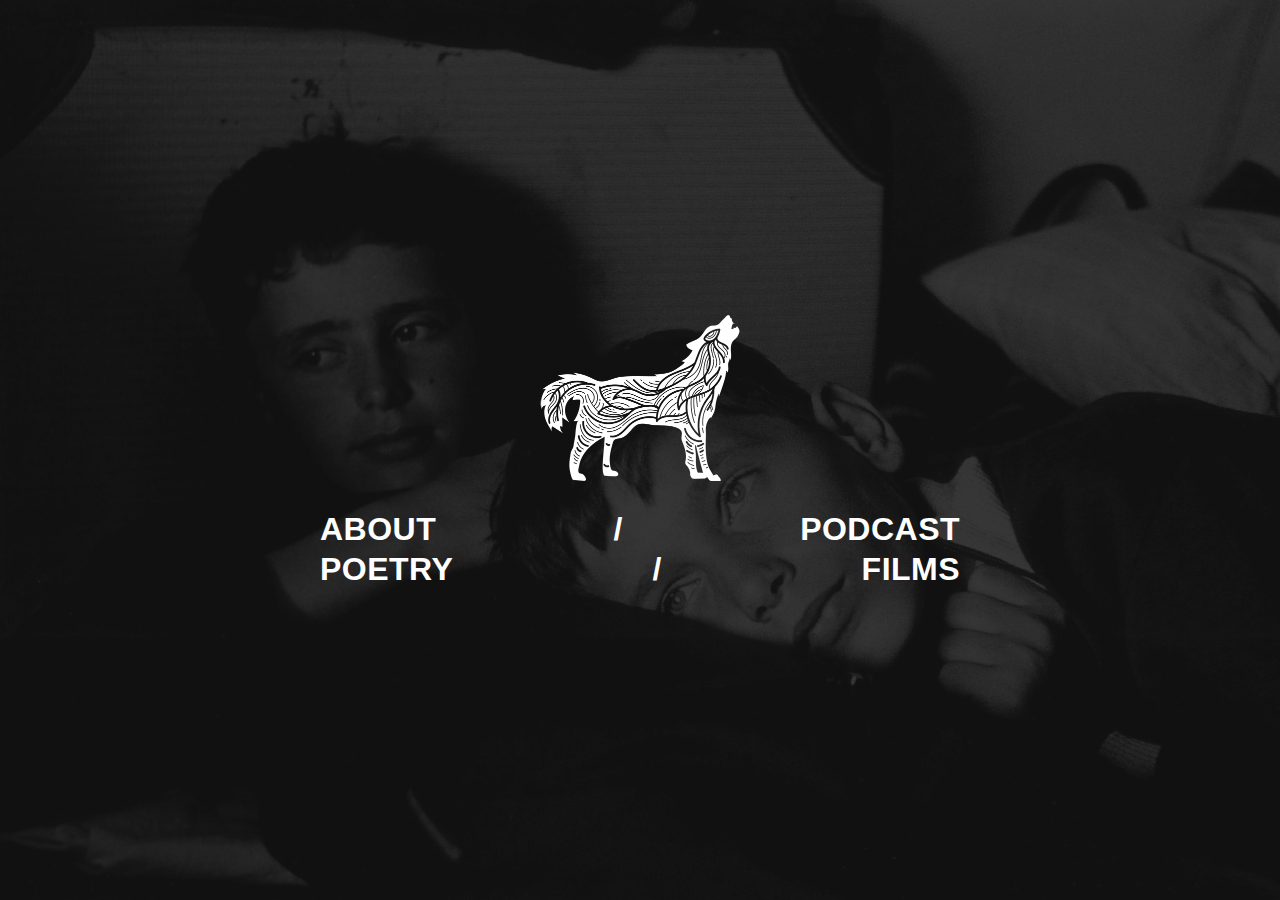
<file: index.html>
<html>

<head>
	
	<title>Breaking the Boy Code Podcast</title>
	<meta name="description" content="A podcast on the inner lives of boys.">
	<meta property="og:image" content="http://breakingtheboycode.com/img/logos/btbc-black-500-web.jpg" />
	
	<meta charset="utf-8">
	<meta name="viewport" content="width=device-width, initial-scale=1.0">
	
	<link rel="shortcut icon" type="image/x-icon" href="./img/favicon/favicon.ico">

    <link rel="stylesheet" href="assets/css/main.css" type="text/css">
    <link href="https://use.fontawesome.com/releases/v5.0.1/css/all.css" rel="stylesheet">
	<script>document.cookie='resolution='+Math.max(screen.width,screen.height)+'; path=/';</script>
	
	<!-- GOOGLE ANALYTICS -->
	<script async src="https://www.googletagmanager.com/gtag/js?id=UA-115799630-1"></script>
	<script>
  		window.dataLayer = window.dataLayer || [];
  		function gtag(){dataLayer.push(arguments);}
  		gtag('js', new Date());
  		gtag('config', 'UA-115799630-1');
	</script>

</head>

<body>

<!-- BACKGROUND -->
	
	<div style="height: 100%; background: url(img/photos/btbc-bg.jpg) no-repeat fixed center; background-size: cover;">
	<div style="background: rgba(21,21,21,0.8);">

<!-- TEXT -->
		
	<div class="center">
		<img src="img/logos/btbc-white-400-web.png" width="200" class="landing-logo">
		<h1 class="landing font-size-2rem white"><a href="./home">About</a> <span>/</span> <a href="./listen">Podcast</a></h1>
        <h1 class="landing font-size-2rem white"><a href="./poetry">Poetry</a> <span>/</span> <a href="./films">Films</a></h1>
	</div>

	</div>
	</div>

</body>
</html>
</file>
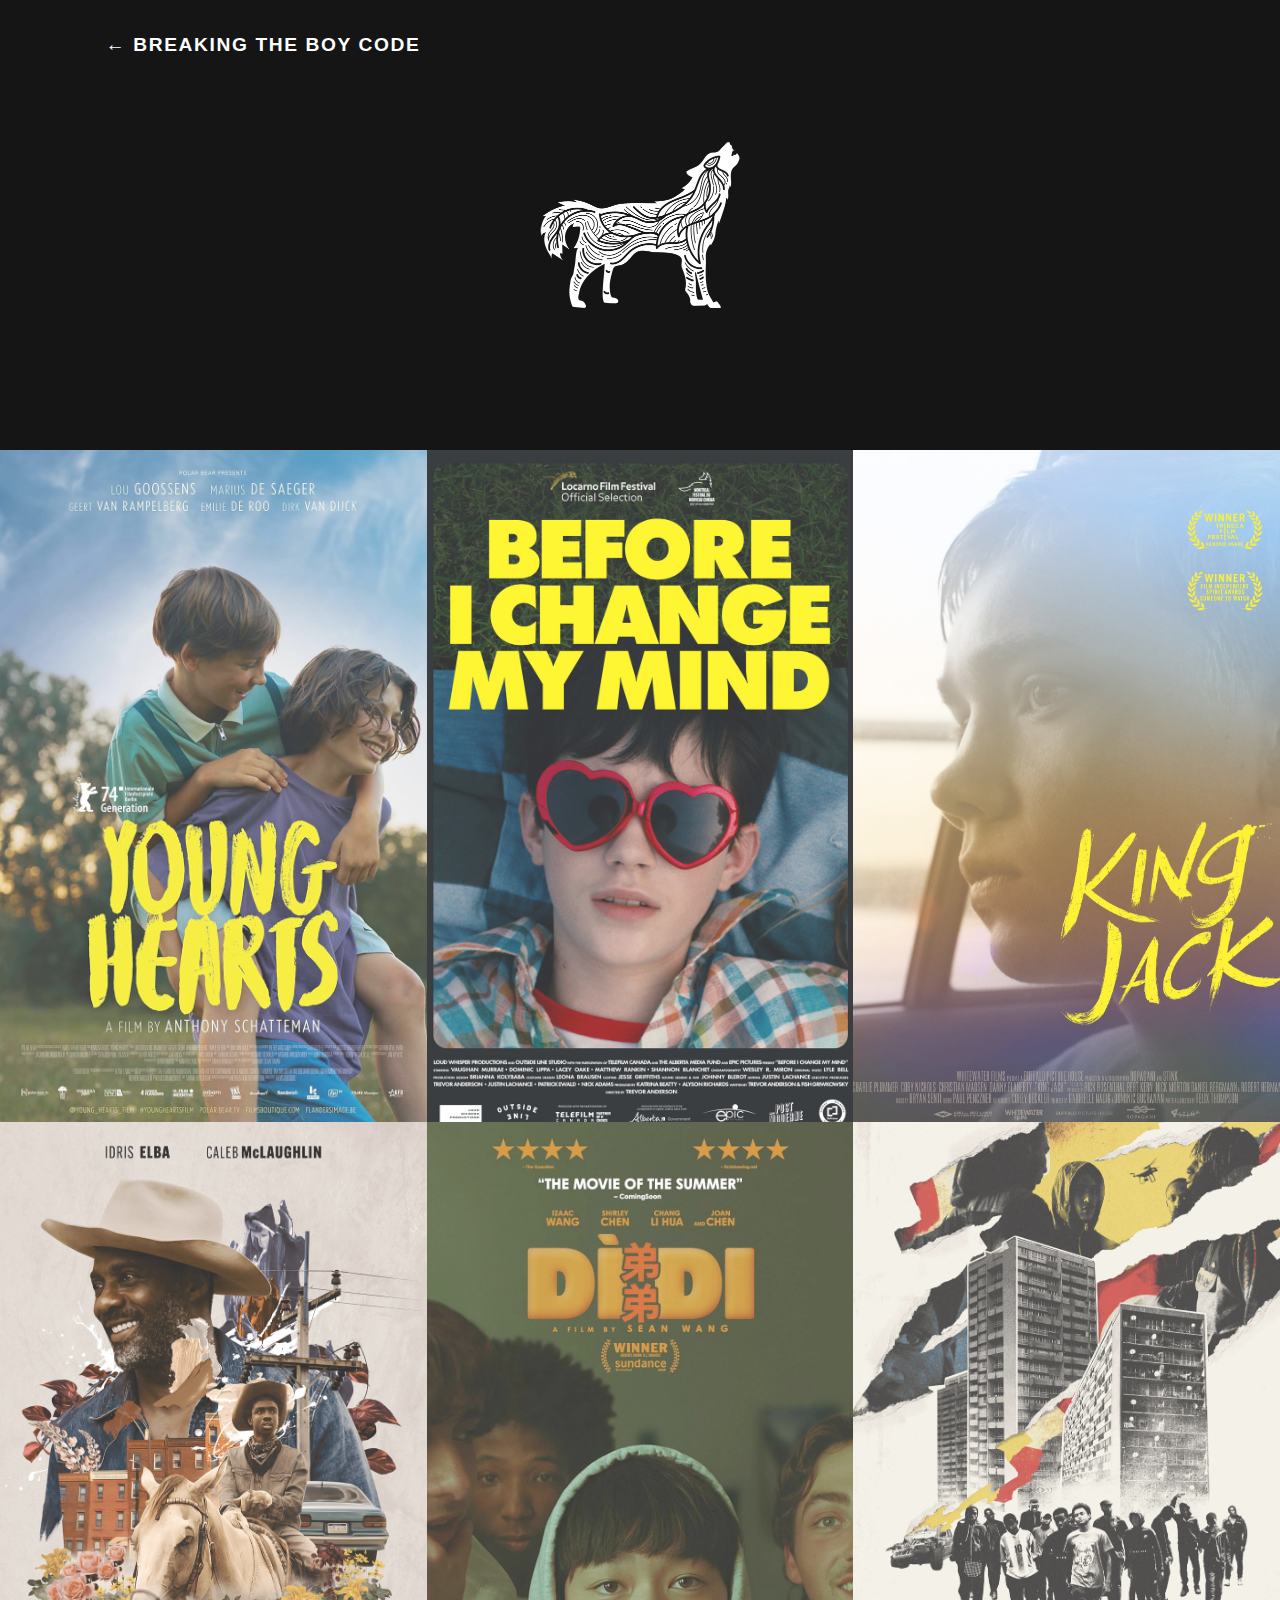
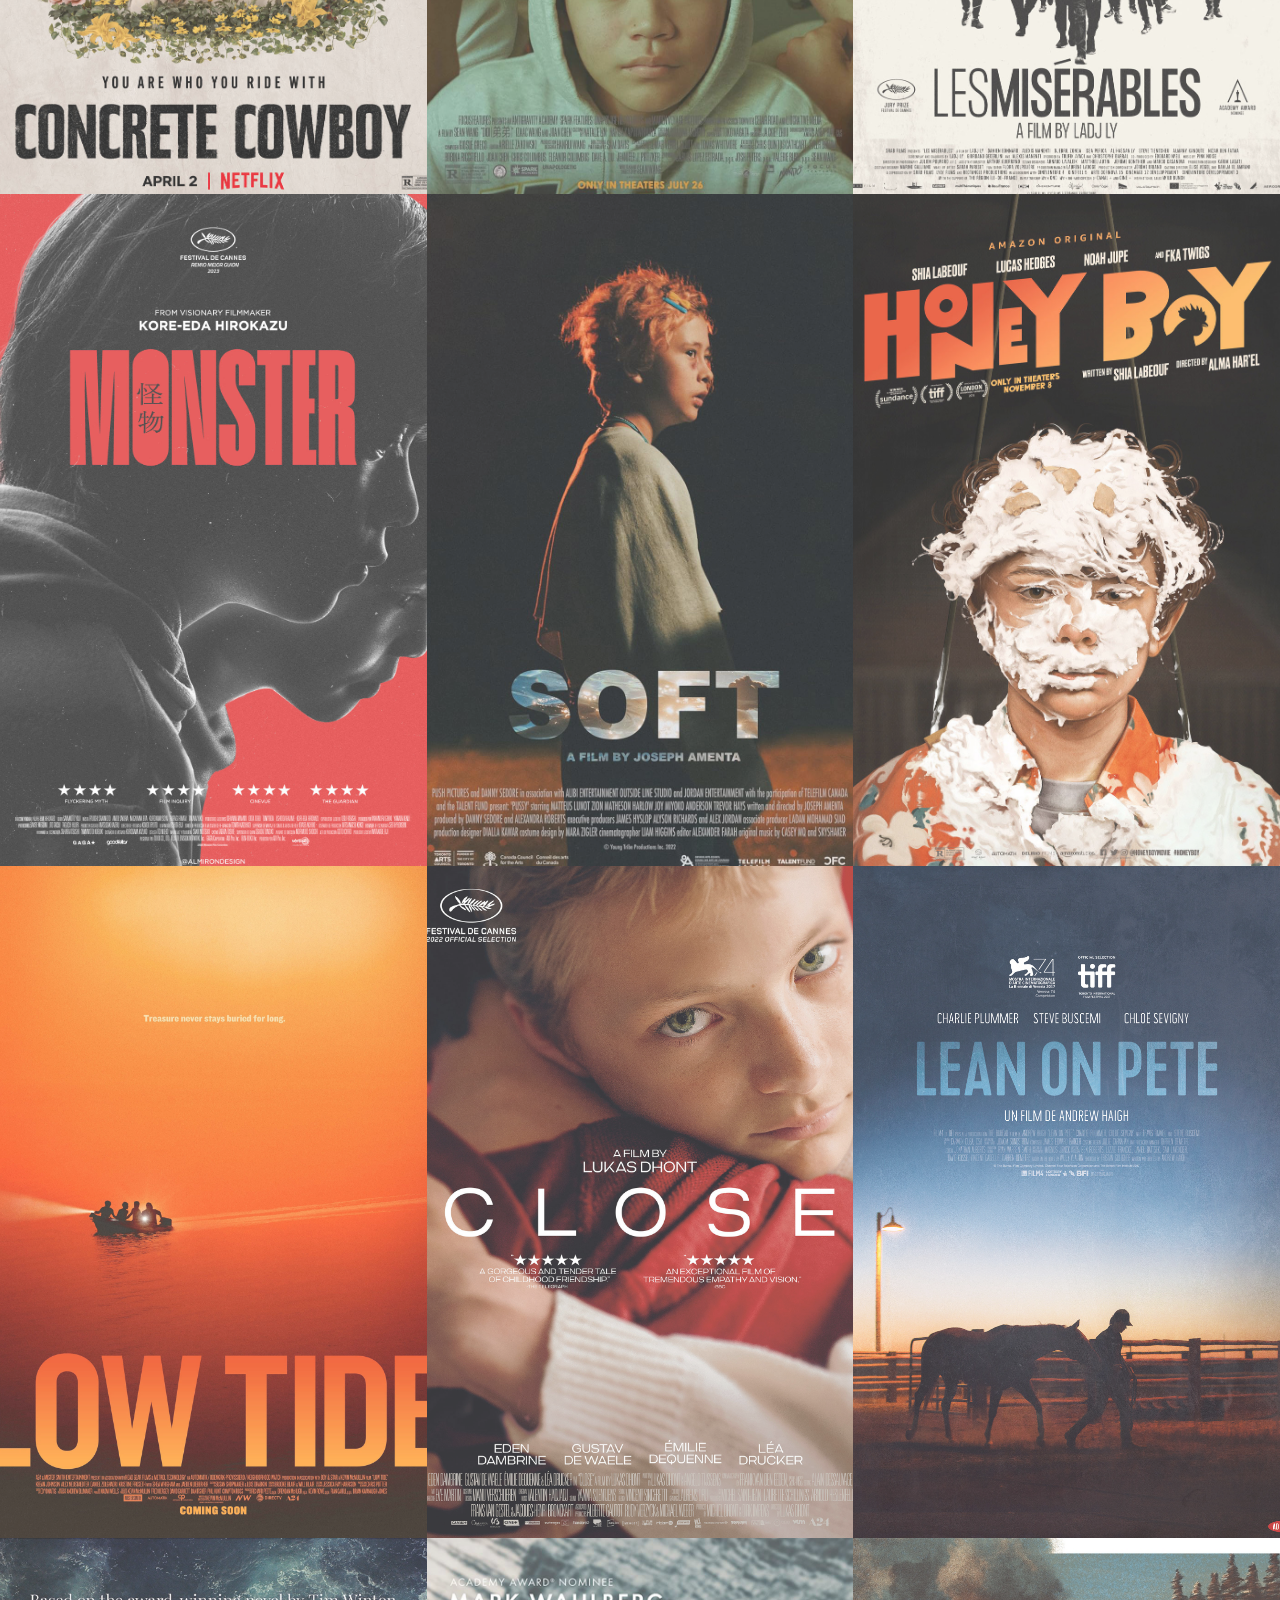
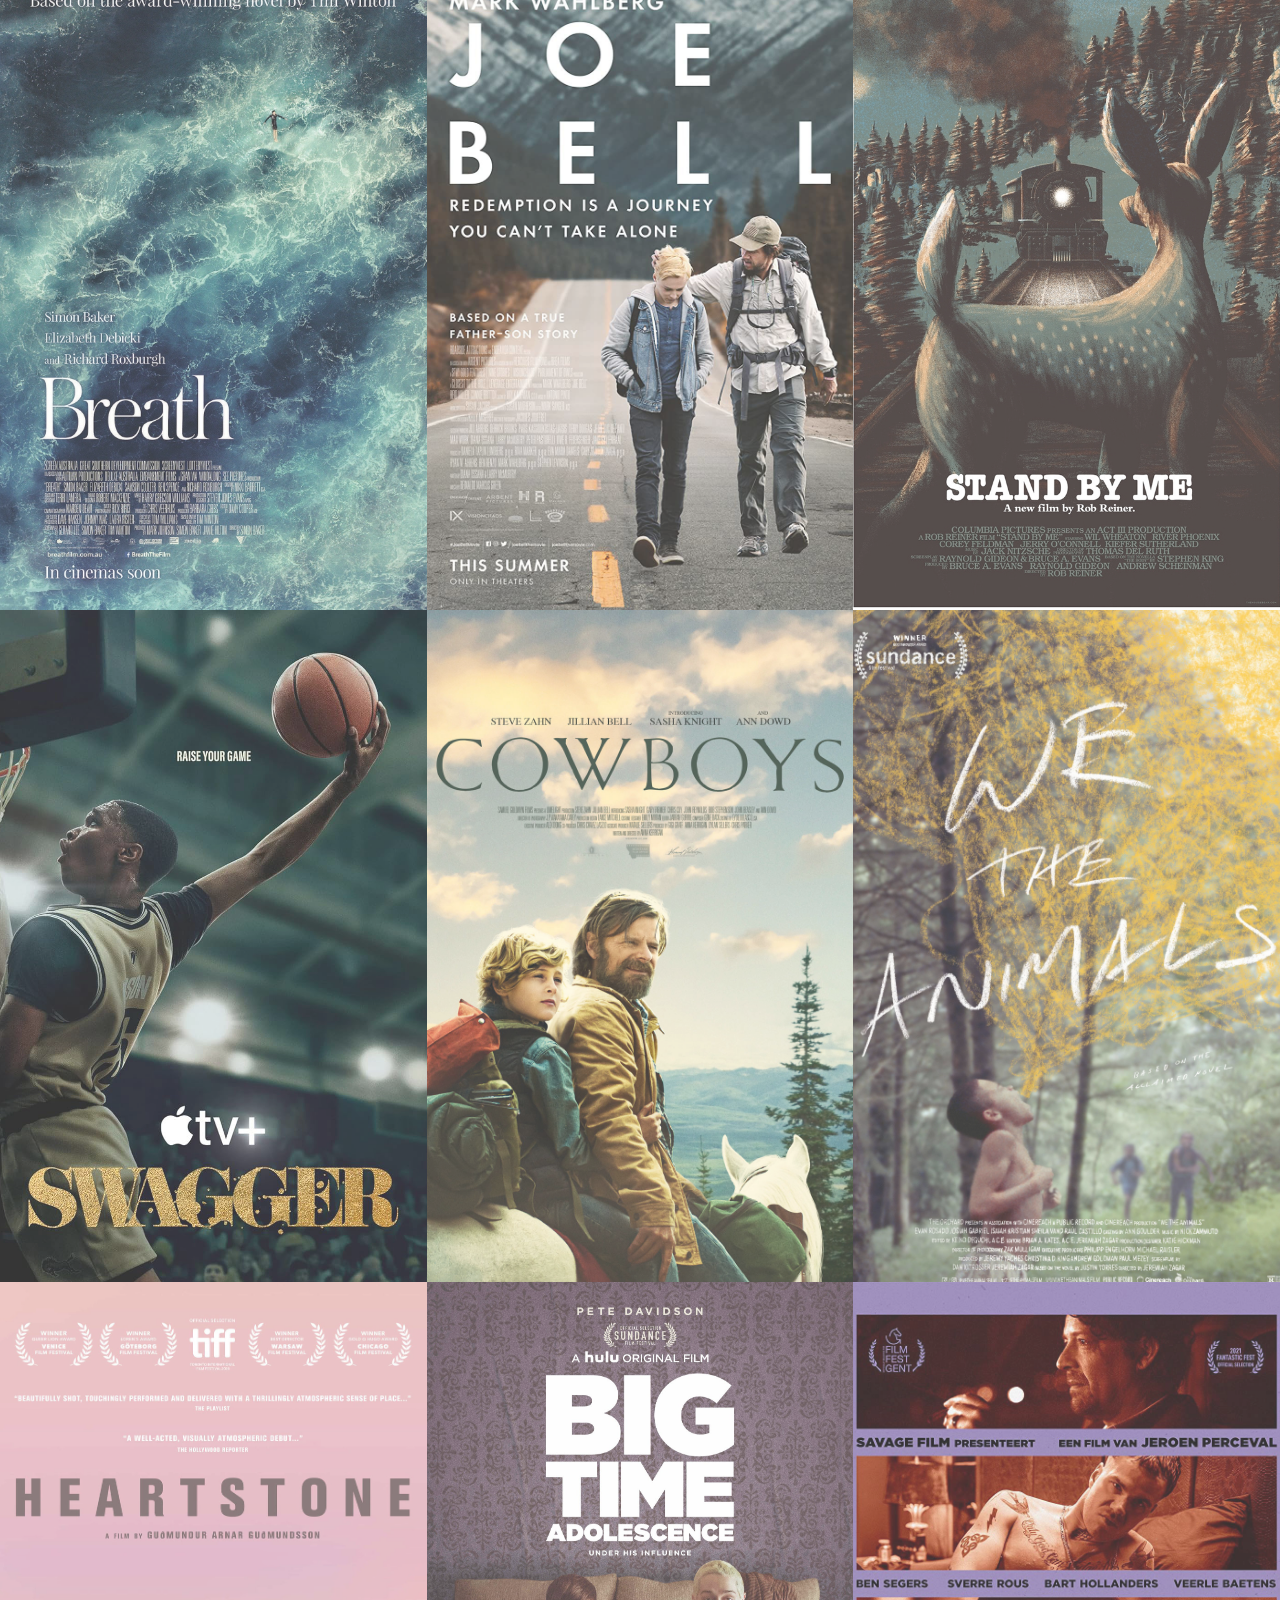
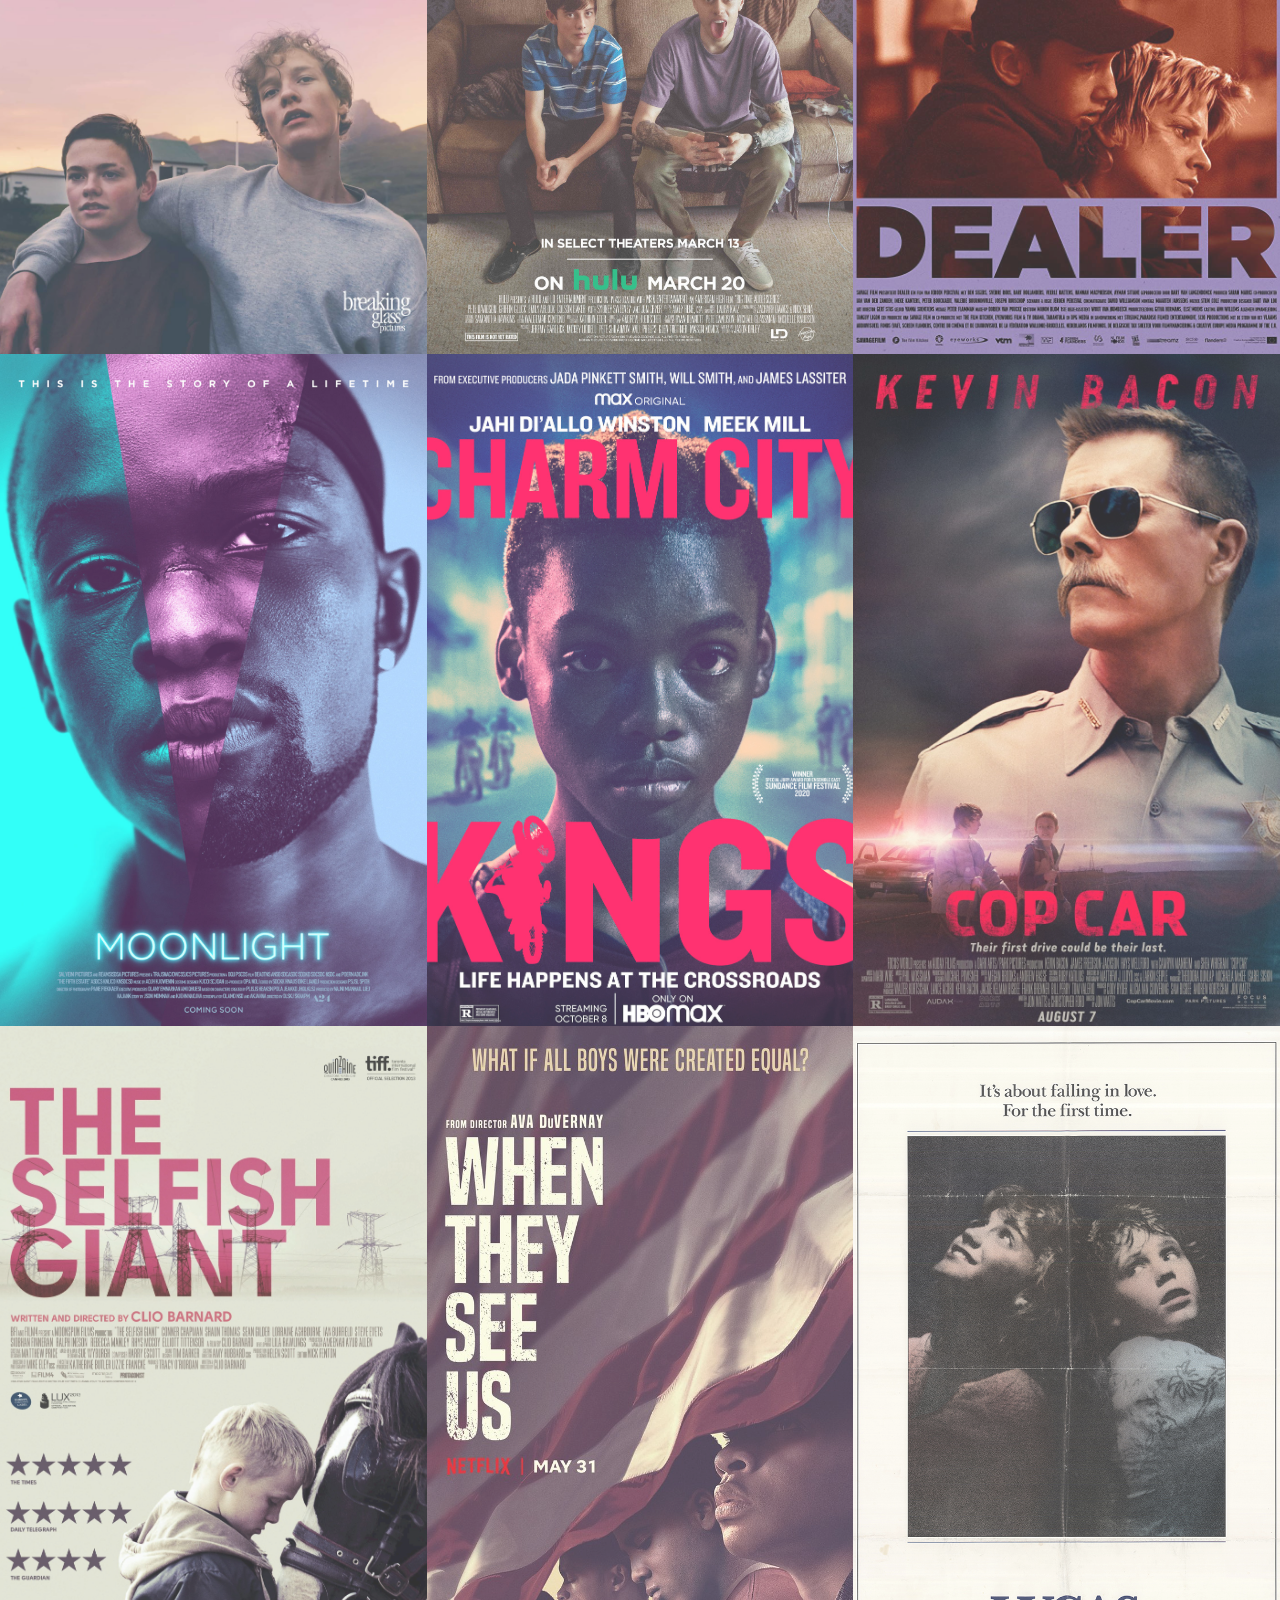
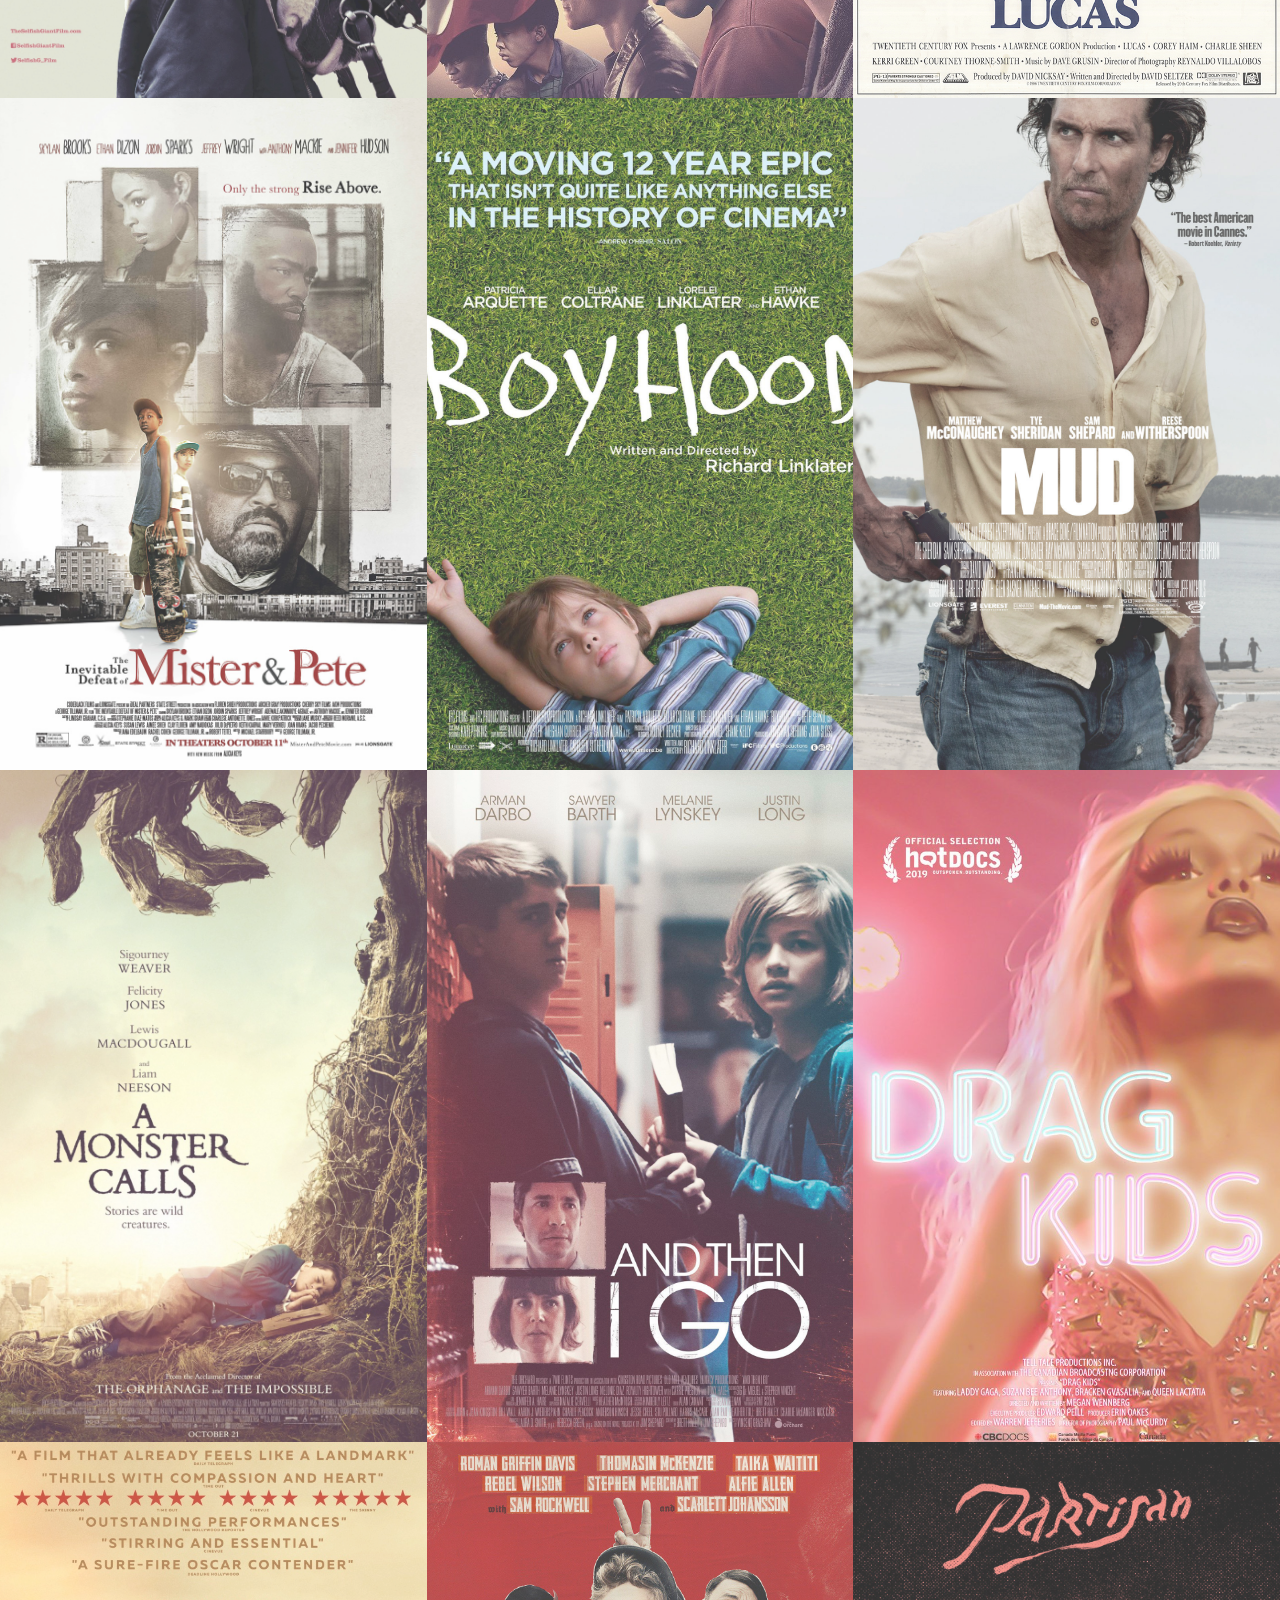
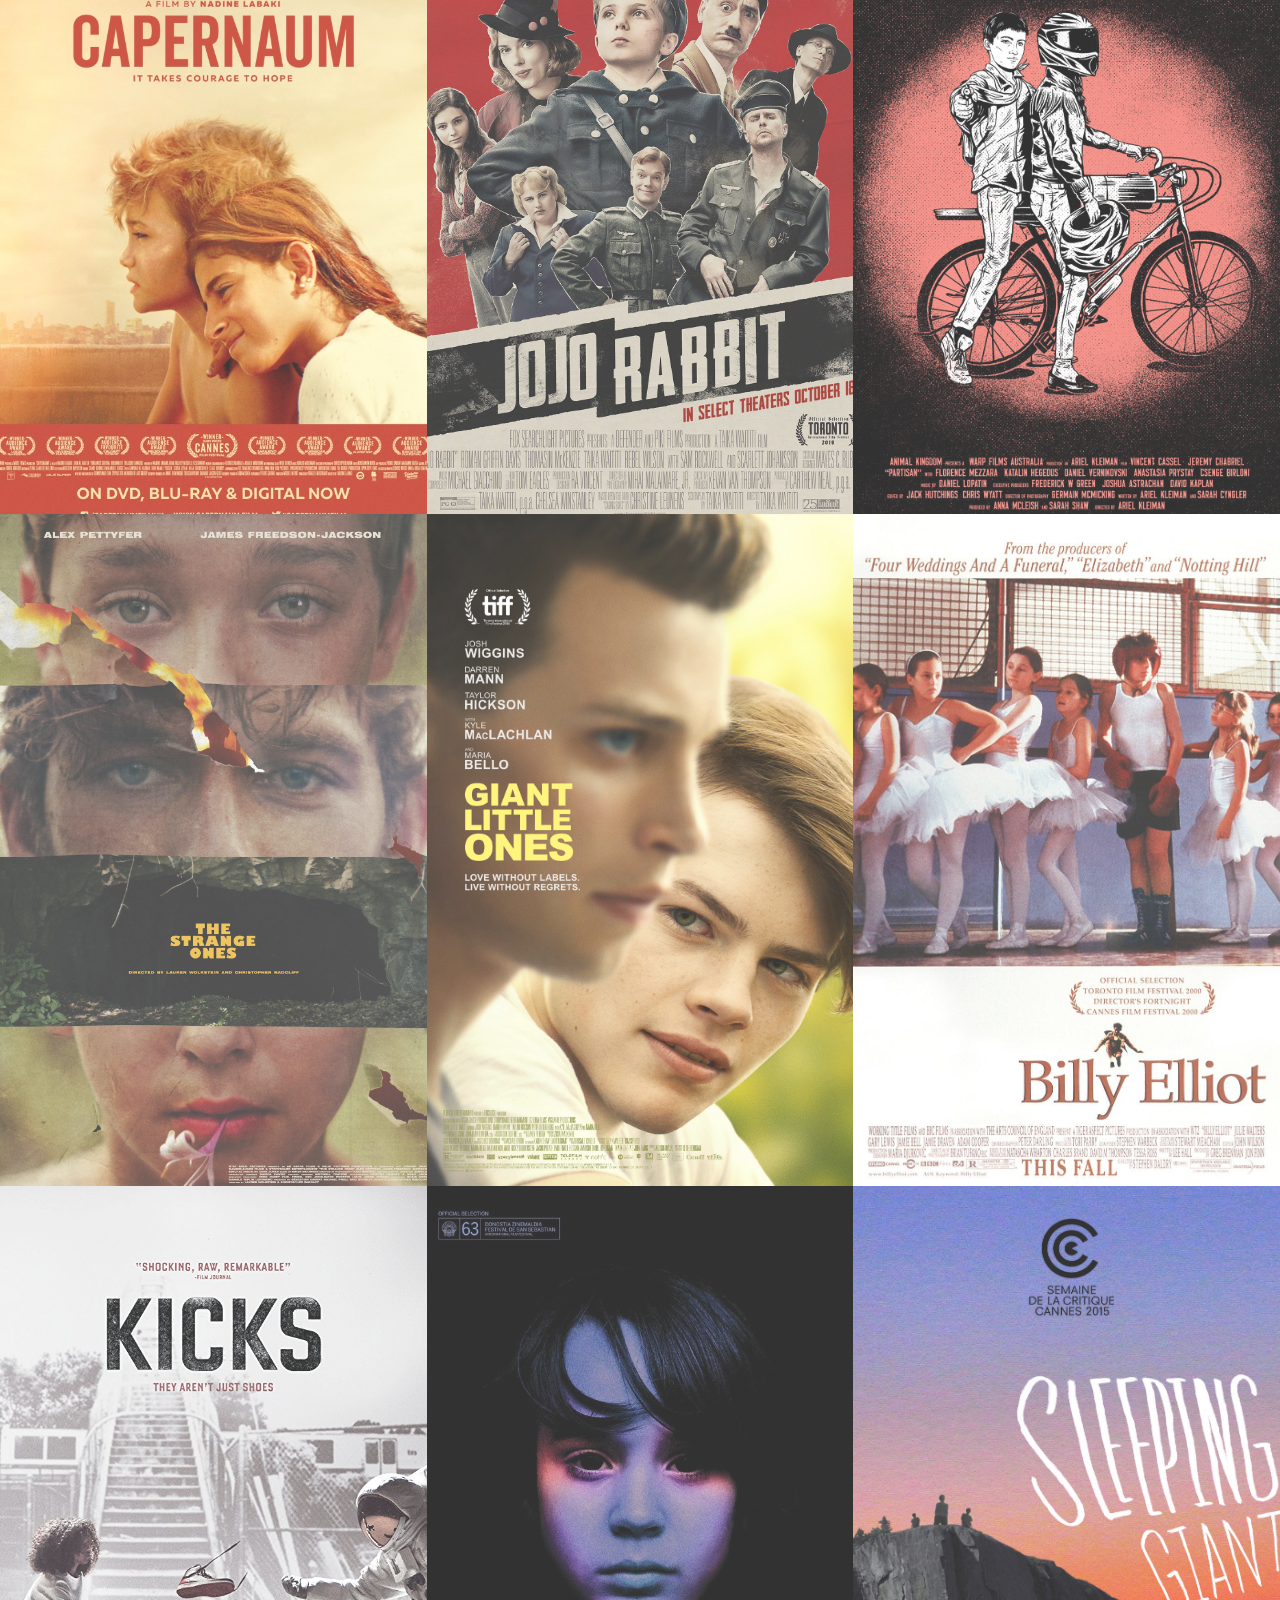
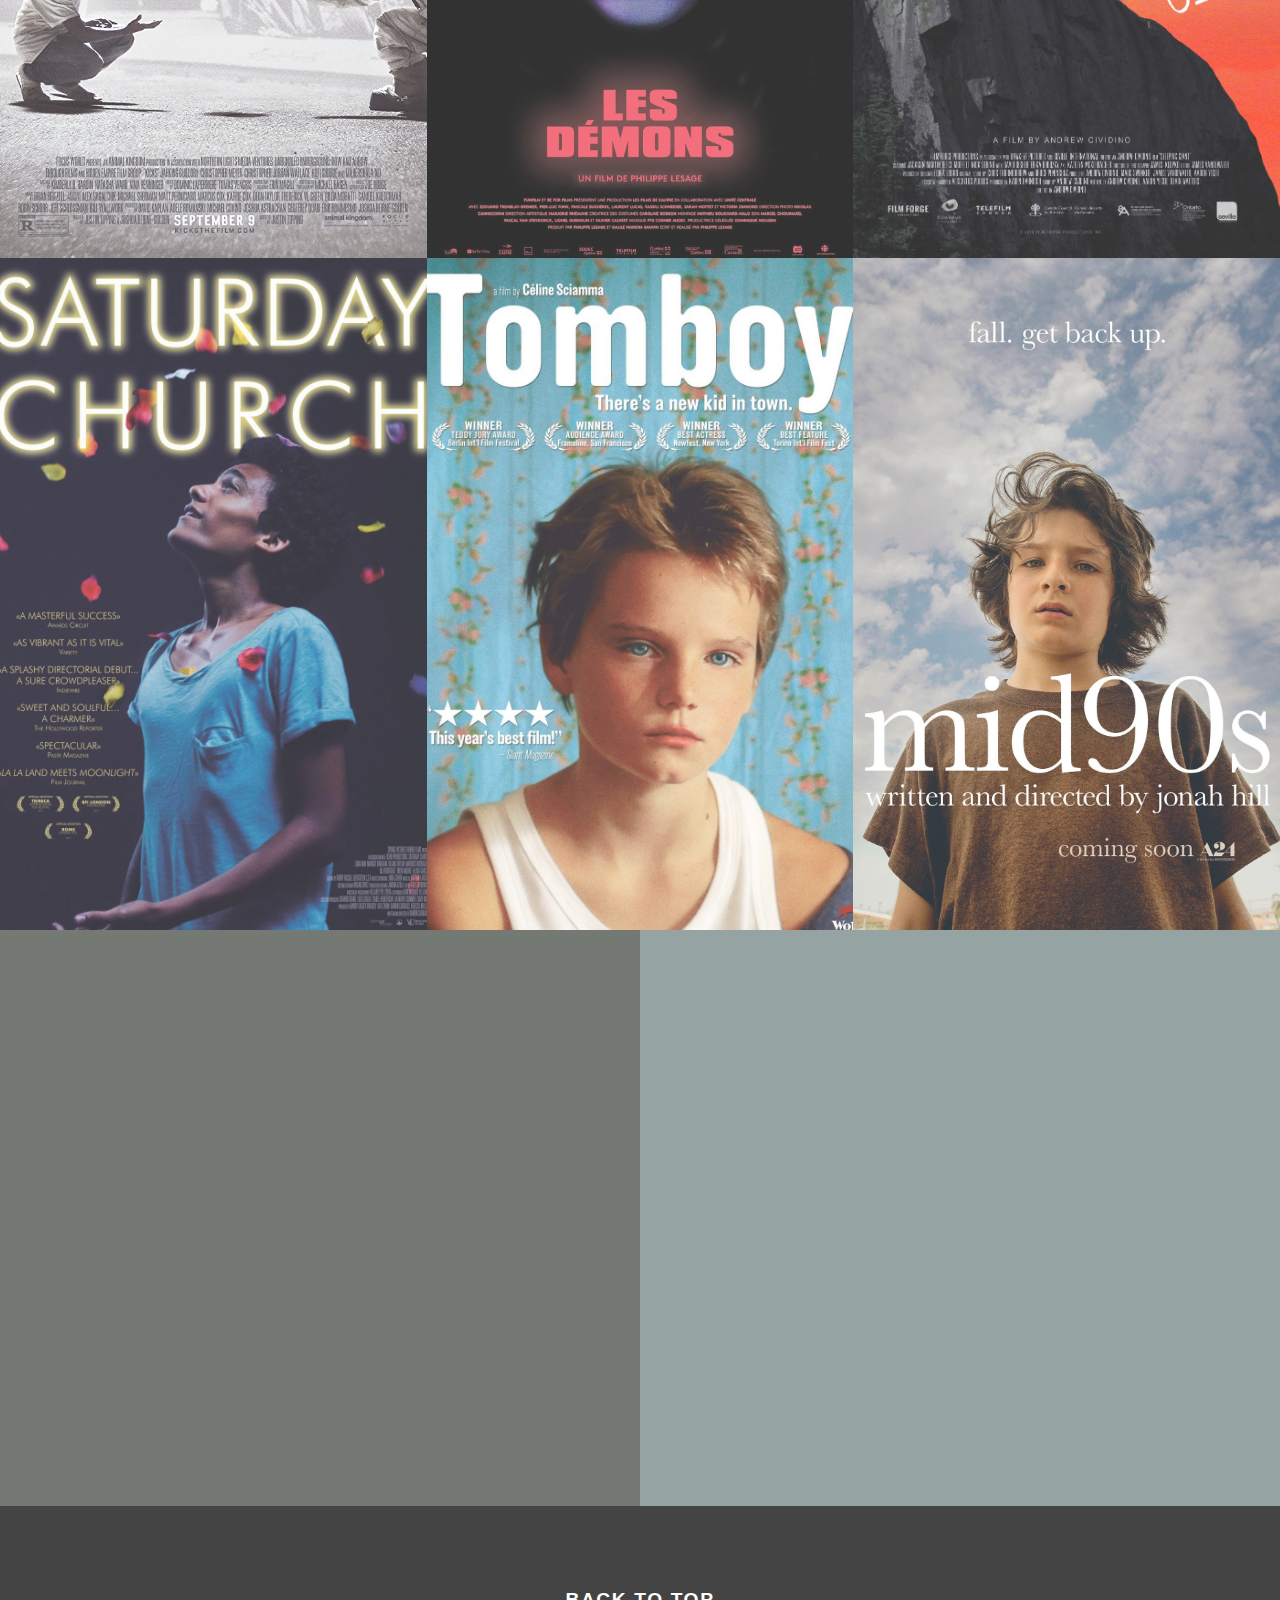
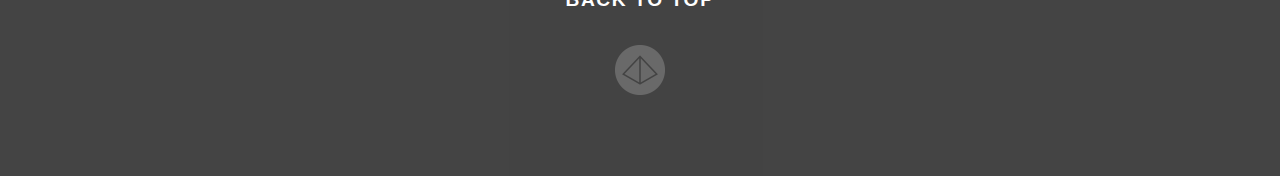
<file: films/index.html>
<html>

<head>
	
	<title>Films - Breaking the Boy Code Podcast</title>
	<meta name="description" content="A thread of high-quality feature films that reflect boyhood in a meaningful way.">
	<meta property="og:image" content="http://breakingtheboycode.com/img/films/the-strange-ones.jpg" />
	
	<meta charset="utf-8">
	<meta name="viewport" content="width=device-width, initial-scale=1.0">
	
	<link rel="shortcut icon" type="image/x-icon" href="../img/favicon/favicon.ico">

    <link rel="stylesheet" href="../assets/css/main.css" type="text/css">
    <link rel="stylesheet" href="https://use.fontawesome.com/releases/v5.7.2/css/all.css" integrity="sha384-fnmOCqbTlWIlj8LyTjo7mOUStjsKC4pOpQbqyi7RrhN7udi9RwhKkMHpvLbHG9Sr" crossorigin="anonymous">
	
	<script src="//ajax.googleapis.com/ajax/libs/jquery/1.11.0/jquery.min.js"></script><script>document.cookie='resolution='+Math.max(screen.width,screen.height)+'; path=/';</script>
	
	<!-- GOOGLE ANALYTICS -->
	<script async src="https://www.googletagmanager.com/gtag/js?id=UA-115799630-1"></script>
	<script>
  		window.dataLayer = window.dataLayer || [];
  		function gtag(){dataLayer.push(arguments);}
  		gtag('js', new Date());
  		gtag('config', 'UA-115799630-1');
	</script>

</head>

<body>

<!-- TOP -->
	
<a name="top">
    
    <div class="box-opacity"><div class="box height-50 bg-black"><div class="box-center height-50">
        
        <div class="page-top">
		  <h2 class="white"><a href="../">&larr; Breaking the Boy Code</a></h2>
	   </div>
        
		<a href="../index.html"><img src="../img/logos/btbc-white-400-web.png" width="200"></a>
        
	</div></div></div>
	
<!-- FILMS -->
	
        <div class="box-grid">
            
            <div class="grid-item"><a target="_blank" href=""><img src="../img/films/young-hearts.jpg"></a></div>
            <div class="grid-item"><a target="_blank" href=""><img src="../img/films/before-i-change-my-mind.jpg"></a></div>
            <div class="grid-item"><a target="_blank" href="https://x.com/boypodcast/status/1128465869607243778"><img src="../img/films/king-jack.jpg"></a></div>
            
            <div class="grid-item"><a target="_blank" href=""><img src="../img/films/concrete-cowboy.jpg"></a></div>
            <div class="grid-item"><a target="_blank" href=""><img src="../img/films/didi.jpg"></a></div>
            <div class="grid-item"><a target="_blank" href=""><img src="../img/films/les-miserables.jpg"></a></div>
            
            <div class="grid-item"><a target="_blank" href=""><img src="../img/films/monster.jpg"></a></div>
            <div class="grid-item"><a target="_blank" href=""><img src="../img/films/soft.jpg"></a></div>
            <div class="grid-item"><a target="_blank" href="https://x.com/boypodcast/status/1655601786466578435"><img src="../img/films/honey-boy.jpg"></a></div>
            
            <div class="grid-item"><a target="_blank" href="https://twitter.com/boypodcast/status/1642970769394397184"><img src="../img/films/low-tide.jpg"></a></div>
            <div class="grid-item"><a target="_blank" href="https://twitter.com/boypodcast/status/1631786734403952640"><img src="../img/films/close.jpg"></a></div>
            <div class="grid-item"><a target="_blank" href="https://twitter.com/boypodcast/status/1626252509437124609"><img src="../img/films/lean-on-pete.jpg"></a></div>
            
            <div class="grid-item"><a target="_blank" href="https://twitter.com/boypodcast/status/1617907088860278785"><img src="../img/films/breath.jpg"></a></div>
            <div class="grid-item"><a target="_blank" href=""><img src="../img/films/joe-bell.jpg"></a></div>
            <div class="grid-item"><a target="_blank" href="https://twitter.com/boypodcast/status/1521297848163307521"><img src="../img/films/stand-by-me.jpg"></a></div>
            
            <div class="grid-item"><a target="_blank" href=""><img src="../img/films/swagger.jpg"></a></div>
            <div class="grid-item"><a target="_blank" href="https://www.instagram.com/boypodcast/reel/DG33Pf4xssq/"><img src="../img/films/cowboys.jpg"></a></div>
            <div class="grid-item"><a target="_blank" href="https://twitter.com/boypodcast/status/1578022859745599493"><img src="../img/films/we-the-animals.jpg"></a></div>
            
            <div class="grid-item"><a target="_blank" href=""><img src="../img/films/heartstone.jpg"></a></div>
            <div class="grid-item"><a target="_blank" href=""><img src="../img/films/big-time-adolescence.jpg"></a></div>
            <div class="grid-item"><a target="_blank" href=""><img src="../img/films/dealer.jpg"></a></div>
            
            <div class="grid-item"><a target="_blank" href="https://twitter.com/boypodcast/status/1338670638123270144"><img src="../img/films/moonlight.jpg"></a></div>
            <div class="grid-item"><a target="_blank" href="https://twitter.com/boypodcast/status/1478406658820878339"><img src="../img/films/charm-city-kings.jpg"></a></div>
            <div class="grid-item"><a target="_blank" href="https://twitter.com/boypodcast/status/1353126239687458817"><img src="../img/films/cop-car.jpg"></a></div>
            
            <div class="grid-item"><a target="_blank" href="https://twitter.com/boypodcast/status/1493674638127341568"><img src="../img/films/the-selfish-giant.jpg"></a></div>
            <div class="grid-item"><a target="_blank" href="https://twitter.com/boypodcast/status/1301622224219025408"><img src="../img/films/when-they-see-us.jpg"></a></div>
            <div class="grid-item"><a target="_blank" href="https://twitter.com/boypodcast/status/1565758782105440257"><img src="../img/films/lucas.jpg"></a></div>
            
            
            
            <div class="grid-item"><a target="_blank" href="https://twitter.com/boypodcast/status/1515033013951868933"><img src="../img/films/the-inevitable-defeat-of-mister-and-pete.jpg"></a></div>
            <div class="grid-item"><a target="_blank" href="https://twitter.com/boypodcast/status/1588916924704256002"><img src="../img/films/boyhood.jpg"></a></div>
            <div class="grid-item"><a target="_blank" href="https://twitter.com/boypodcast/status/1503415207284064257"><img src="../img/films/mud.jpg"></a></div>
            
            <div class="grid-item"><a target="_blank" href="https://twitter.com/boypodcast/status/1261419033708032000"><img src="../img/films/a-monster-calls.jpg"></a></div>
            <div class="grid-item"><a target="_blank" href="https://twitter.com/boypodcast/status/1081370022851661824"><img src="../img/films/and-then-i-go.jpg"></a></div>
            <div class="grid-item"><a target="_blank" href="https://twitter.com/boypodcast/status/1179119494838587393"><img src="../img/films/drag-kids.jpg"></a></div>
            
            <div class="grid-item"><a target="_blank" href="https://twitter.com/boypodcast/status/1245748817850281985"><img src="../img/films/capernaum.jpg"></a></div>
            <div class="grid-item"><a target="_blank" href="https://twitter.com/boypodcast/status/1221881739506847747"><img src="../img/films/jojo-rabbit.jpg"></a></div>
            <div class="grid-item"><a target="_blank" href="https://twitter.com/boypodcast/status/1191482241471438849"><img src="../img/films/partisan.jpg"></a></div>
            
            <div class="grid-item"><a target="_blank" href="https://twitter.com/boypodcast/status/1208936766129860609"><img src="../img/films/the-strange-ones.jpg"></a></div>
            <div class="grid-item"><a target="_blank" href="https://twitter.com/boypodcast/status/1137563732077207552"><img src="../img/films/giant-little-ones.jpg"></a></div>
            <div class="grid-item"><a target="_blank" href="https://twitter.com/boypodcast/status/1117624130340364288"><img src="../img/films/billy-elliot.jpg"></a></div>
            
            <div class="grid-item"><a target="_blank" href="https://twitter.com/boypodcast/status/1086368916635611138"><img src="../img/films/kicks.jpg"></a></div>
            <div class="grid-item"><a target="_blank" href="https://twitter.com/boypodcast/status/1105557062174605315"><img src="../img/films/les-demons.jpg"></a></div>
            <div class="grid-item"><a target="_blank" href="https://twitter.com/boypodcast/status/1095424831888216065"><img src="../img/films/sleeping-giant.jpg"></a></div>
            
            <div class="grid-item"><a target="_blank" href="https://twitter.com/boypodcast/status/1082492220874330112"><img src="../img/films/saturday-church.jpg"></a></div>
            <div class="grid-item"><a target="_blank" href="https://twitter.com/boypodcast/status/1319048151441895425"><img src="../img/films/tomboy.jpg"></a></div>
            <div class="grid-item"><a target="_blank" href="https://twitter.com/boypodcast/status/1081060575340183552"><img src="../img/films/mid90s.jpg"></a></div>
            
    </div>
    
<!-- VIMEO -->
    
<div class="grid-social">
 
    <div class="social-youtube">
        <h1 class="white"><ul class="font-size-7rem icons padding-1rem">
            <li><a target="_blank" href="https://www.youtube.com/playlist?list=PL0UjTWbYGGcN6V9qgeOpvEQR3UO6fhyDc" target="_blank" class="fab fa-youtube no-hover"></a></li>
        </ul></h1>
    </div>
    
    <div class="social-vimeo">
        <h1 class="white"><ul class="font-size-7rem icons padding-1rem">
            <li><a target="_blank" href="https://vimeo.com/channels/boyhood/" target="_blank" class="fab fa-vimeo no-hover"></a></li>
        </ul></h1>
    </div>
    
</div>
		
<!-- FOOTER -->
		
	<div class="box-opacity"><div class="box height-30 bg-black"><div class="box-center height-30">
        <h2 class="white text-align-center margin-bottom-2rem"><a href="#top" class="no-hover">Back to Top</a></h2>
        <a href="http://jonathonreed.com/design"><img src="../img/logos/osd-100-web.png" width="50" class="osd"></a>
	</div></div></div>

</a>

<script>
$('a[href^="#"]').click(function () {
    $('html, body').animate({
        scrollTop: $('[name="' + $.attr(this, 'href').substr(1) + '"]').offset().top
    }, 500);

    return false;
});
</script>
	
</body>
</html>
</file>
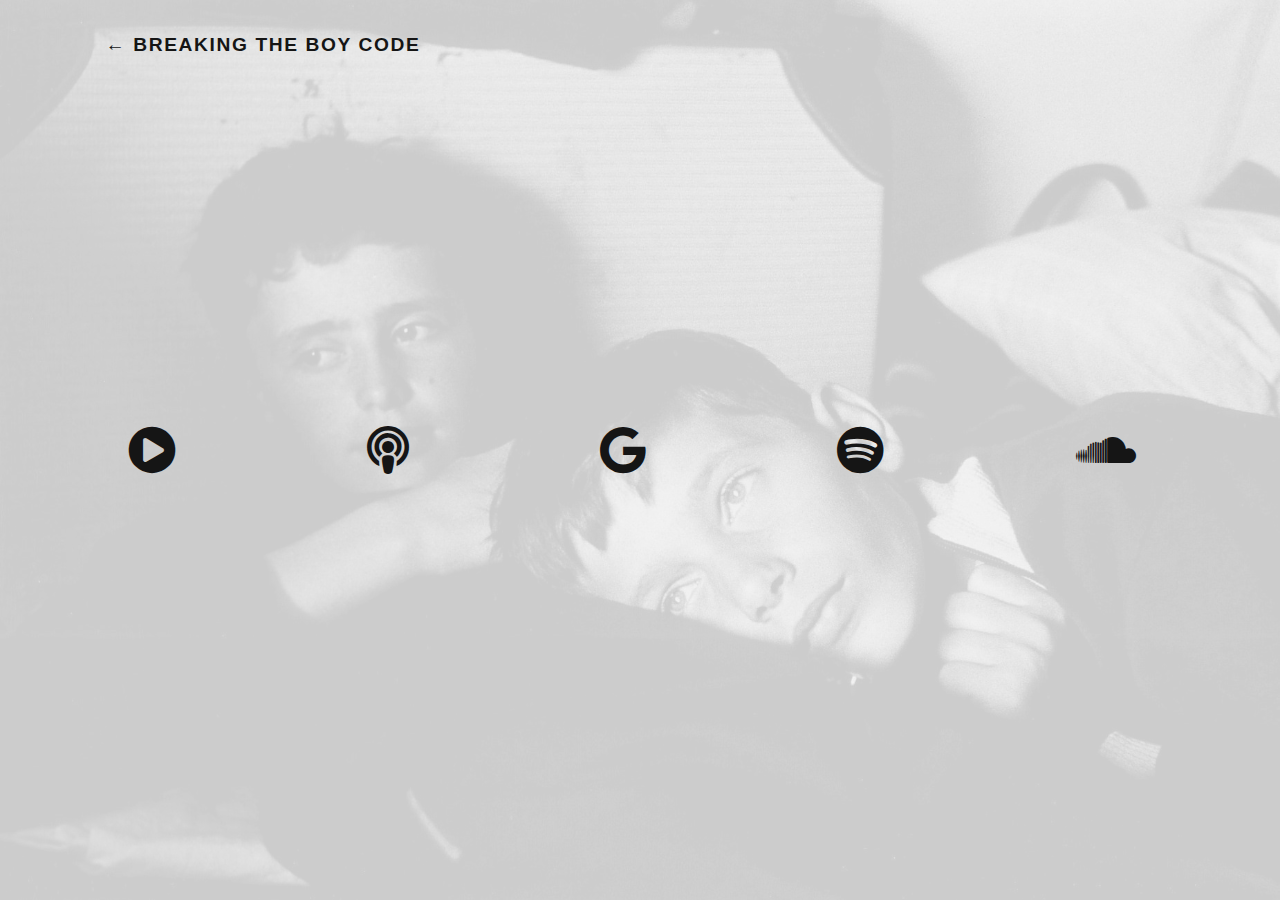
<file: podcast/index.html>
<html>

<head>
	
	<title>Listen - Breaking the Boy Code Podcast</title>
	<meta name="description" content="Listen now.">
	<meta property="og:image" content="http://breakingtheboycode.com/img/logos/btbc-black-500-web.jpg" />
	
	<meta charset="utf-8">
	<meta name="viewport" content="width=device-width, initial-scale=1.0">
	
	<link rel="shortcut icon" type="image/x-icon" href="../img/favicon/favicon.ico">

    <link rel="stylesheet" href="../assets/css/main.css" type="text/css">
    <link href="https://use.fontawesome.com/releases/v5.0.1/css/all.css" rel="stylesheet">
	<script>document.cookie='resolution='+Math.max(screen.width,screen.height)+'; path=/';</script>
	
	<!-- GOOGLE ANALYTICS -->
	<script async src="https://www.googletagmanager.com/gtag/js?id=UA-115799630-1"></script>
	<script>
  		window.dataLayer = window.dataLayer || [];
  		function gtag(){dataLayer.push(arguments);}
  		gtag('js', new Date());
  		gtag('config', 'UA-115799630-1');
	</script>

</head>

<body>
	
<!-- BACKGROUND -->
	
	<div style="height: 100%; background: url(../img/photos/btbc-bg.jpg) no-repeat fixed center; background-size: cover;">
	<div style="background: rgba(255,255,255,0.8);">

<!-- CONTENT -->

	<div class="page-top">
		<h2 class="black"><a href="../">&larr; Breaking the Boy Code</a></h2>
	</div>

	<div class="center">

		<h1 class="page black">
		<ul class="page icons page-final">
			<li><a href="https://breakingtheboycode.simplecast.com" target="_blank" class="fas fa-play-circle"></a></li>
			<li><a href="https://itunes.apple.com/us/podcast/breaking-the-boy-code-podcast/id1324812791?mt=2" target="_blank" class="fas fa-podcast"></a></li>
			<li><a href="https://www.google.com/podcasts?feed=aHR0cDovL2ZlZWRzLnNvdW5kY2xvdWQuY29tL3VzZXJzL3NvdW5kY2xvdWQ6dXNlcnM6MzMyNTc2Mjg2L3NvdW5kcy5yc3M%3D" target="_blank" class="fab fa-google"></a></li>
			<li><a href="https://open.spotify.com/show/22tpbSvj5fyD4OVc4AEvnH?si=Etn2dS2qSWy7FE0QFaW3jg" target="_blank" class="fab fa-spotify"></a></li>
            <li><a href="http://www.soundcloud.com/boypodcast" target="_blank" class="fab fa-soundcloud no-hover"></a></li>
		</ul>	
		</h1>

	</div>

	<div class="page-bottom footer-page">
		<iframe height="200px" width="100%" frameborder="no" scrolling="no" seamless src="https://player.simplecast.com/48412704-6725-4d03-afb4-48e101ae046c?dark=false"></iframe>
	</div>

	</div>
	</div>

</body>
</html>
</file>
<file: assets/css/main.css>
/* RESET */

	html, body, div, span, applet, object, iframe, h1, h2, h3, h4, h5, h6, p, blockquote, 
	pre, a, abbr, acronym, address, big, cite, code, del, dfn, em, img, ins, kbd, q, s, samp, 
	small, strike, strong, sub, sup, tt, var, b, u, i, center, dl, dt, dd, ol, ul, li, fieldset, form, 
	label, legend, table, caption, tbody, tfoot, thead, tr, th, td, article, aside, canvas, details, 
	embed, figure, figcaption, footer, header, hgroup, menu, nav, output, ruby, section, summary, time, 
	mark, audio, video {
		margin: 0;
		padding: 0;
		vertical-align: baseline;
		border: 0;
		font-size: 100%;
		font: inherit;
	}

	article, aside, details, figcaption, figure, footer, header, hgroup, menu, nav, section {
		display: block;
	}

	body {
        line-height: 1;
		-webkit-text-size-adjust: none;
	}

	ol, ul {
		list-style: none;
	}

/* BOX MODEL */

	*, *:before, *:after {
		-moz-box-sizing: border-box;
		-webkit-box-sizing: border-box;
		box-sizing: border-box;
	}

/* LAYOUT */

	/* WIDTH */

		.width-90 {
			width: 90%;
			margin: 0 auto;
		}

		.width-50 {
			width: 50%;
			margin: 0 auto;
		}

			@media screen and (max-width: 60em) {
				.width-50 {
					width: 80%;
				}
			}

		.width-30rem {
			width: 30rem;
			margin: 0 auto;
		}

		.width-25rem {
			width: 25rem;
			margin: 0 auto;
		}

			@media screen and (max-width: 24em) {
				.width25em {
					width: 100%;
					padding: 2rem;
				}
			}

		.width-24rem {
			width: 24rem;
			margin: 0 auto;
		}

		.width-175rem {
			width: 17.5rem;
			margin: 0 auto;
		}
	
	/* MARGIN */

		.margin-top-1rem {
			margin-top: 1rem;
		}

		.margin-top-2rem {
			margin-top: 2rem;
		}

		.margin-bottom-1rem {
			margin-bottom: 1rem;
		}

		.margin-bottom-2rem {
			margin-bottom: 2rem;
		}

		.margin-bottom-3rem {
			margin-bottom: 3rem;
		}

		.padding-top-1rem {
			padding-top: 1rem;
		}

		.padding-top-5rem {
			padding-top: 5rem;
		}

		.padding-bottom-2rem {
			padding-bottom: 2rem;
		}

		.padding-bottom-5rem {
			padding-bottom: 5rem;
		}

		.padding-bottom-6rem {
			padding-bottom: 6rem;
		}

/* TYPE */

	h1 {
		padding: 0.25em 0;
		font-family: 'Open Sans', sans-serif;
		font-weight: 700;
		text-transform: uppercase;
		letter-spacing: 0.03rem;
	}

	h2 {
		padding: 0;
		font-family: 'Open Sans', sans-serif;
		font-weight: 900;
		font-size: 1.2rem;
		text-transform: uppercase;
		letter-spacing: 0.1rem;
		line-height: 1.4;
	}

		h2 a {
			text-decoration: none;
		}

		@media screen and (max-width: 345px) {
			h2 {
				font-size: 0.8rem;
			}
		}

	h3 {
		padding: 0;
		font-family: 'Open Sans', sans-serif;
		font-weight: 700;
		font-size: 3.5rem;
		text-transform: uppercase;
		text-align: left;
		text-align-last: left;
		letter-spacing: 0.02rem;
	}

		@media screen and (max-width: 370px) {
			h3 {
				font-size: 2rem;
			}
		}

	h4 {
		padding: 0;
		font-family: 'Open Sans', sans-serif;
		font-weight: 700;
		font-size: 1.5rem;
		text-transform: uppercase;
		text-align: left;
		text-align-last: left;
		letter-spacing: 0.02rem;
	}

	p {
		margin: 1em 0;
		line-height: normal;
		font-family: 'Open Sans', sans-serif;
		font-weight: 300;
		font-size: 1.2rem;
		color: #000;
		line-height: 1.45;
		text-align: justify;
		text-align-last: left;
	}

		p a {
			color: #151515;
		}

			p a:hover {
				color: #f36b3e;
			}

	/* FONT SIZE */

		.font-size-2rem {
			font-size: 2rem;
		}

		.font-size-3rem {
			font-size: 3rem;
		}

		.font-size-4rem {
			font-size: 4rem;
		}

		.font-size-5rem {
			font-size: 5rem;
		}

		.font-size-7rem {
			font-size: 7rem;
		}

        .font-size-12rem {
            font-size: 12rem;
        }

        .font-size-16rem {
            font-size: 16rem;
        }

	/* COLOR */

		.white {
			color: #fff;
		}

			.white a {
				color: #fff;
				text-decoration: none;
			}

				.white a:hover {
					color: #fff;
                    opacity: 0.8;
				}

				.white a.no-hover {
					color: #fff;
				}

		.black {
			color: #151515;
		}

			.black a {
				color: #151515;
				text-decoration: none;
			}

				.black a:hover {
					color: #fd6b35;
				}

		span.highlight {
			background-color: #eee;
			color: #151515;
		}

		span.highlight:hover {
			background-color: #fd6b35;
			color: #fff;
		}

span.white {
	color: #fff;
}

	/* ALIGNMENT */

		.text-align-left {
			text-align: left;
			text-align-last: left;
		}

		.text-align-center {
			text-align: center;
			text-align-last: center;
		}

		.text-align-justify {
			text-align: justify;
			text-align-last: justify;
        }

/* LANDING */

	#table {
		display: table;
		position: relative;
		height: 100vh;
		width: 100%;
		margin: 0 auto;
		overflow: hidden;
	}

		#table .cell {
			display: table-cell;
			height: 100%;
			width: 100%;
			margin: 0 auto;
			vertical-align: middle;
			text-align: center;
		}

	#landing {
		display: table;
		height: 100vh;
		width: 100vw;
		margin: 0 auto;
		overflow: hidden;
	}

	.center {
		display: table-cell;
		width: 100vw;
		height: 100vh;
		margin: 0 auto;
		vertical-align: middle;
		text-align: center;
		-webkit-align-items: center; /* Safari 7.0+ */
	}

	h1.landing {
		text-align: justify;
		text-align-last: justify;
		width: 50%;
		margin: -0.25em auto;
	}

		h1.landing:after {
			content: "";
			display: inline-block;
			width: 100%;
		}

		@media screen and (max-width: 60em) {
			h1.landing {
				width: 60%;
			}
		}

	img.landing {
		max-width: 300px;
	}

		@media screen and (max-width: 375px) {
			img.landing {
				display: block;
				margin: 0 auto;
				max-width: 80%;
				max-height: 80%;
			}
		}

	img.landing-logo {
		padding-bottom: 2rem;
	}

	span.landing {
		padding: 0 2rem;
	}

	@media screen and (max-width: 50rem) {
		h1.landing {
			text-align: center;
			text-align-last: center;
		}

		h1.landing a {
			display: block;
			padding: 0.5rem 0;
		}

		h1.landing span {
			display: none;
		}
	}

/* PAGE */

	h1.page {
		text-align: justify;
		text-align-last: justify;
		width: 80%;
		margin: 0 auto;
	}

		ul.page-final:after {
			content: "";
			display: inline-block;
			width: 100%;
		}

		@media screen and (max-width: 30rem) {
			h1.page {
				text-align: center;
				text-align-last: center;
			}

			h1.page ul li {
				display: block;
				margin: 0 auto;
				padding: 1rem 0;
				text-align: center;
			}
		}

	.page-top {
		position: absolute;
		left: 7%;
		top: 2rem;
		padding-left: 1rem;
	}

	.page-bottom {
		position: absolute;
		left: 7%;
		bottom: 2rem;
		padding-left: 1rem;
	}

		.footer-page iframe {
			width: 40rem;
		}

			@media screen and (max-width: 50rem) {
				.footer-page iframe {
					width: 100%;
				}
			}

/* HOME */

	.home-quote {
		font-size: 2rem;
	}

	.home-title {
		display: none;
	}

		@media screen and (max-width: 33rem) {
			.home-quote {
				font-size: 1.5rem;
			}

			.home-title {
				display: none;
			}
		}

		@media screen and (max-height: 35rem) {
			.home-quote {
				font-size: 1.5rem;
			}
		}

		@media screen and (max-width: 30rem) {
			.home-title {
				font-size: 1.5rem;
				font-weight: 900;
			}
		}

		@media screen and (max-height: 20rem) {
			.home-quote {
				display: none;
			}

			.home-title {
				display: block;
			}
		}

		@media screen and (max-height: 30rem) and (max-width: 40rem) {
			.home-quote {
				display: none;
			}

			.home-title {
				display: block;
			}
		}

	.home-top {
		position: absolute;
		left: 7%;
		top: 2rem;
		padding-left: 1rem;
	}
	
	.home-bottom {
		position: absolute;
		left: 7%;
		bottom: 2rem;
		padding-left: 1rem;
	}

/* SECTIONS */

	#about {
	}

	#episodes {
		background-color: #fff;
	}

		img.episodes {
			width: 100%;
		}

	#support {
	}

/* 
		img.support {
			max-width: 100%;
			filter: url("data:image/svg+xml;utf8,<svg xmlns=\'http://www.w3.org/2000/svg\'><filter id=\'grayscale\'><feColorMatrix type=\'matrix\' values=\'0.3333 0.3333 0.3333 0 0 0.3333 0.3333 0.3333 0 0 0.3333 0.3333 0.3333 0 0 0 0 0 1 0\'/></filter></svg>#grayscale"); 
			filter: gray; 
			-webkit-filter: grayscale(100%);
		}

		img.support:hover {
			filter: none;
			-webkit-filter: grayscale(0%);
		}
*/

	.patreon-widget {
		width: 178px !important;
	}

	.social {
		width: 90vw;
		margin: 0 auto;
		text-align: center;
	}

	img.osd {
		opacity: 0.2;
	}

		img.osd:hover {
			opacity: 1;
		}

/* BOX */

	.content {
		width: 50%;
		margin: 0 auto;
		padding: 5rem 0;
		text-align: center;
	}

		@media screen and (max-width: 40rem) {
			.content {
				width: 80%;
			}
		}

	.box {
		width: 100vw;
	}

	.box-center {
		display: table-cell;
		width: 100vw;
		margin: 0 auto;
		vertical-align: middle;
		text-align: center;
	}

    .grid-social {
        display: grid;
        grid-template-columns: repeat(auto-fit, minmax(calc(100% / 2), 1fr));
        grid-template-rows: 36em;
        margin: 0;
        padding: 0;
    }

        .social-youtube {
            display: flex;
            justify-content: center;
            align-content: center;
            flex-direction: column;
            background: #515850;
            background-size: cover;
            background-position: center;
            opacity: 0.8;
            max-height: 36em;
            margin: 0;
            padding: 0;
            overflow: hidden;
            text-align: center;
        }

            .social-youtube:hover {
                opacity: 1;
            }

            .social-youtube a:hover {
                opacity: 1;
            }

        .social-vimeo {
            display: flex;
            justify-content: center;
            align-content: center;
            flex-direction: column;
            background: #7A8D8C;
            background-size: cover;
            background-position: center;
            opacity: 0.8;
            max-height: 36em;
            margin: 0;
            padding: 0;
            overflow: hidden;
            text-align: center;
        }

            .social-vimeo:hover {
                opacity: 1;
            }

            .social-vimeo a:hover {
                opacity: 1;
            }


    .box-grid {
        display: grid;
        grid-template-columns: repeat(auto-fit, minmax(calc(100% / 3), 1fr));
        grid-template-rows: repeat(42em);
        margin: 0;
        padding: 0;
    }

        .grid-item {
            opacity: 0.8;
            max-height: 42em;
            margin: 0;
            padding: 0;
            overflow: hidden;
        }

            .grid-item:hover {
                opacity: 1;
            }

            .grid-item img {
                min-width: 102%;
                max-height: 102%;
                margin-left: 50%;
                transform: translateX(-50%);
                object-fit: cover;
            }

        @media screen and (max-width:40em) {
                .box-grid {
                display: grid;
                grid-template-columns: repeat(auto-fit, minmax(calc(100% / 1), 1fr));
                grid-template-rows: repeat(39em);
            }

                .grid-item {
                    opacity: 0.8;
                    max-height: 39em;
                    margin: 0;
                    padding: 0;
                    overflow: hidden;
                }

                    .grid-item:hover {
                        opacity: 1;
                    }

                    .grid-item img {
                        min-width: 102%;
                        min-height: 102%;
                        max-height: 100%;
                        margin-left: 50%;
                        transform: translateX(-50%);
                        object-fit: cover;
                    }
        }

        @media screen and (min-width:120em) {
                .box-grid {
                display: grid;
                grid-template-columns: repeat(auto-fit, minmax(calc(100% / 9), 1fr));
                grid-template-rows: repeat(36em);
            }

                .grid-item {
                    opacity: 0.8;
                    max-height: 36em;
                    margin: 0;
                    padding: 0;
                    overflow: hidden;
                }

                    .grid-item:hover {
                        opacity: 1;
                    }

                    .grid-item img {
                        min-width: 102%;
                        min-height: 102%;
                        max-height: 100%;
                        margin-left: 50%;
                        transform: translateX(-50%);
                        object-fit: cover;
                    }
        }

	a.box-link {
		text-decoration: none;
	}

	a.navigation:hover {
		color: #151515;
	}

	.box-overlay {
		background: rgba(255,255,255,0.2);
	}

		.box-overlay:hover {
			background: rgba(255,255,255,0);
		}

	.box-opacity {
		opacity: 0.8;
	}

		.box-opacity:hover {
			opacity: 1;
		}

	/* HEIGHT */

		.height-80 {
			height: 80vh;
		}

		.height-70 {
			height: 70vh;
		}

		.height-50 {
			height: 50vh;
		}

		.height-30 {
			height: 30vh;
		}

@media screen and (max-height: 30rem) {
	.height-70 {
		height: 25rem;
	}
	
	.height-80 {
		height: 25rem;
	}
	
	.height-50 {
		height: 20rem;
	}
	
	.height-30 {
		height: 15rem;
	}
}

	/* BACKGROUND */

		.bg-white {
			background-color: #fff;
		}
		
		.bg-black {
			background-color: #151515;
		}

		.bg-grey {
			background-color: #eee;
		}

		.bg-blue {
			background-color: #7A8D8C;
		}

		.bg-green {
			background-color: #515850;
		}

		.bg-photo-01 {
			background: url(../../img/photos/annie-spratt-365617-2500-web.jpg) no-repeat center;
			background-size: cover;
		}

		.bg-photo-02 {
			background: url(../../img/photos/IMG_1673-JCR-2500-web.jpg) no-repeat center;
			background-size: cover;
		}

		.bg-photo-03 {
			background: url(../../img/photos/btbc-151515.jpg) no-repeat center;
			background-size: cover;
		}

        .bg-photo-04 {
            background: url(../../img/photos/IMG_1227-2500-web.jpg) no-repeat center;
            background-size: cover;
        }

/* FOOTER */

	.footer {
		width: 100%;
		height: 50%;
		margin: 0 auto;
		background-color: #eee;
	}

	.footer-center {
		display: table-cell;
		width: 100vw;
		height: 50vh;
		margin: 0 auto;
		vertical-align: middle;
		text-align: center;
	}

		@media screen and (max-height: 30rem) {
			.footer {
				height: 80%;
			}

			.footer-content {
				height: 80vh;
				vertical-align: middle;
			}
		}

		@media screen and (max-height: 20rem) {
			.footer {
				height: 100%;
			}

			.footer-content {
				height: 100vh;
				vertical-align: middle;
			}
		}

		@media screen and (max-width: 40rem, max-height: 35rem) {
			.footer {
				height: 80%;
			}

			.footer-content {
				height: 80vh;
				vertical-align: middle;
			}
		}

	.podcastlinks-fontawesome {
		display: inline;
	}

	.podcastlinks-widget {
		display: none;
	}

		@media screen and (max-width: 40rem) {

			.podcastlinks-widget {
				display: block;
				margin-bottom: -0.5rem
			}

			.podcastlinks-fontawesome {
				display: none;
			}

		}

/* PAGES */

    .poetry-header {
		max-width: 50rem;
		margin: 5rem auto;
		padding: 0;
	}

		.poetry-header h1.poetry-text {
			margin: 0 auto;
			padding: 0;
			background: #fff;
			color: #151515;
            font-weight: 800;
			text-align: center;
			text-align-last: center;
			line-height: 0.8;
			mix-blend-mode: lighten;
		}

/* SUBSCRIBE */ 

	#mc_embed_signup {
		width:100%;
		margin: 0 auto;
		text-align: center;
	}

	#mc_embed_signup input.button {
		background-color: #515850;
		border: 0 none;
		border-top-right-radius: 4px;
		border-bottom-right-radius: 4px;
		padding: 0.5rem 1.5rem;
		color: #fff;
		cursor: pointer;
		font-weight: 200;
	}

		#mc_embed_signup input.black {
			background-color: #151515;
		}

	.box:hover #mc_embed_signup input.button {
		background-color: #95a4a3;
	}

		#mc_embed_signup input.black:hover {
			background-color: #fd6b35;
		}

	#mc_embed_signup input.email {
		width: 18.5rem;
		border: 0 none;
		border-top-left-radius: 4px;
		border-bottom-left-radius: 4px;
		padding: 0.5rem 1.5rem 0.5rem 0.5rem;
	}

	@media screen and (max-width: 900px) {

		#mc_embed_signup input.button {
			padding: 0.5rem 1rem;
		}

		#mc_embed_signup input.email {
			width: 16rem;
		}
		
	}

	@media screen and (max-width: 375px) {

		#mc_embed_signup input.email {
			width: 9.5rem;
		}
		
	}
	
/* FONTAWESOME */

	.icon {
		position: relative;
		border-bottom: none;
		text-decoration: none;
	}

		.icon:before {
			font-family: FontAwesome;
			-moz-osx-font-smoothing: grayscale;
			-webkit-font-smoothing: antialiased;
			font-style: normal;
			font-weight: normal;
			text-transform: none !important;
		}

		.icon > .label {
			display: none;
		}

	ul.icons {
		padding-right: 1rem;
		font-weight: 300;
		cursor: default;
		list-style: none;
	}

		ul.page li {
			font-size: 3rem;
		}

		ul.page li .icon:before {
			font-size: 3rem;
		}

			@media screen and (max-width: 1000px) {
				ul.connect li {
					font-size: 2rem!important;
				}

				ul.page li .icon:before {
					font-size: 2rem;
				}
			}

			@media screen and (max-width: 500px) {
				ul.connect li {
					font-size: 2rem;
				}

				ul.page li .icon:before {
					font-size: 2rem;
				}
			}


		ul.box li {
			font-size: 2rem;
		}

		ul.box li .icon:before {
			font-size: 2rem;
		}

		ul.connect li {
			font-size: 3rem!important;
		}

			@media screen and (max-width: 60rem) {
			}

		ul.connect li .icon:before {
			font-size: 3rem;
		}

		@media screen and (max-width: 900px) {
			ul.icons {
				padding-right: 0;
			}
		}

		ul.icons li {
			display: inline-block;
		}

		ul.padding-1rem li {
			padding: 0 1rem;
		}

			ul.padding-1rem li:first-child {
				padding-left: 0rem;
			}
			
			ul.padding-1rem li:last-child {
				padding-right: 0rem;
			}

		ul.padding-2rem li {
			padding: 0 2rem;
		}

			ul.padding-2rem li:first-child {
				padding-left: 0rem;
			}

			ul.padding-2rem li:last-child {
				padding-right: 0rem;
			}
</file>
